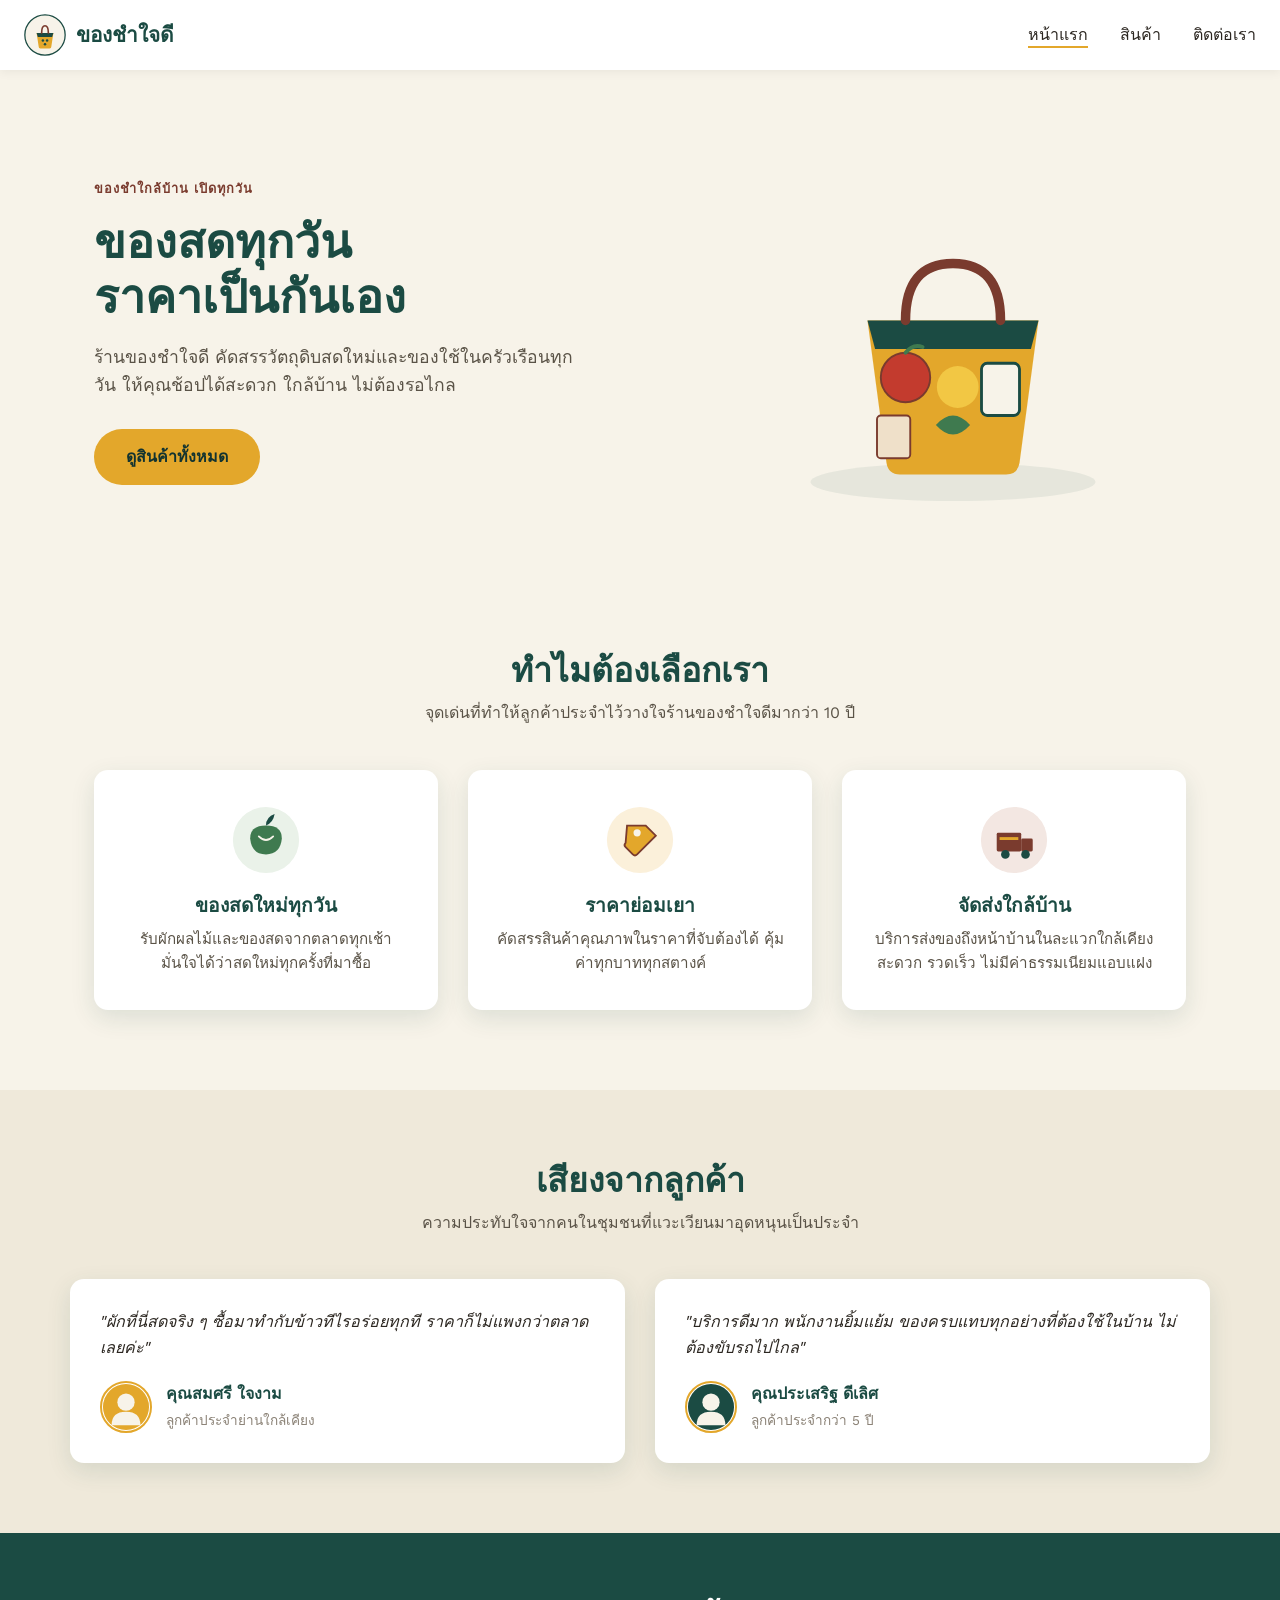
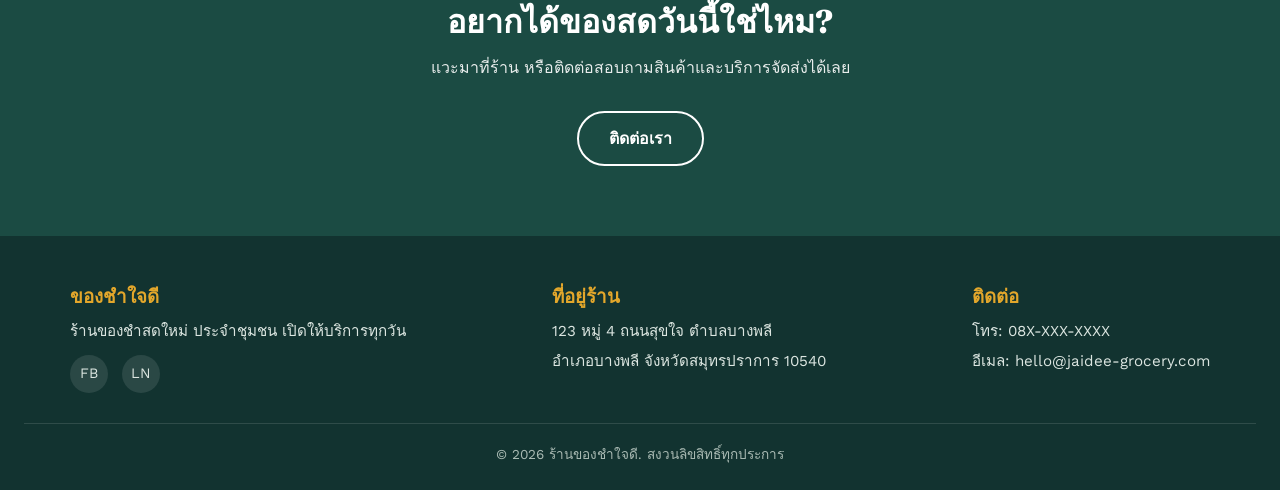
<file: index.html>
<!DOCTYPE html>
<html lang="th">
<head>
<meta charset="UTF-8">
<meta name="viewport" content="width=device-width, initial-scale=1.0">
<title>ของชำใจดี | ร้านของชำสดใหม่ ประจำชุมชน</title>
<link rel="stylesheet" href="css/style.css">
</head>
<body>

  <header>
    <nav class="navbar">
      <div class="navbar__brand">
        <img src="images/logo.svg" alt="โลโก้ร้านของชำใจดี">
        <span class="navbar__brand-name">ของชำใจดี</span>
      </div>
      <ul class="navbar__menu">
        <li><a href="index.html" class="active">หน้าแรก</a></li>
        <li><a href="menu.html">สินค้า</a></li>
        <li><a href="contact.html">ติดต่อเรา</a></li>
      </ul>
    </nav>
  </header>

  <main>

    <!-- hero -->
    <section class="hero">
      <div class="hero__text">
        <span class="hero__eyebrow">ของชำใกล้บ้าน เปิดทุกวัน</span>
        <h1>ของสดทุกวัน<br>ราคาเป็นกันเอง</h1>
        <p>ร้านของชำใจดี คัดสรรวัตถุดิบสดใหม่และของใช้ในครัวเรือนทุกวัน ให้คุณช้อปได้สะดวก ใกล้บ้าน ไม่ต้องรอไกล</p>
        <a href="menu.html" class="btn btn-primary">ดูสินค้าทั้งหมด</a>
      </div>
      <div class="hero__image">
        <img src="images/hero-basket.svg" alt="ตะกร้าสินค้าของชำเต็มไปด้วยผักผลไม้สด">
      </div>
    </section>

    <!-- features -->
    <section class="features">
      <div class="section-heading">
        <h2>ทำไมต้องเลือกเรา</h2>
        <p>จุดเด่นที่ทำให้ลูกค้าประจำไว้วางใจร้านของชำใจดีมากว่า 10 ปี</p>
      </div>
      <div class="features__grid">
        <div class="feature-card">
          <img src="images/icon-fresh.svg" alt="ไอคอนของสดใหม่">
          <h3>ของสดใหม่ทุกวัน</h3>
          <p>รับผักผลไม้และของสดจากตลาดทุกเช้า มั่นใจได้ว่าสดใหม่ทุกครั้งที่มาซื้อ</p>
        </div>
        <div class="feature-card">
          <img src="images/icon-price.svg" alt="ไอคอนราคาย่อมเยา">
          <h3>ราคาย่อมเยา</h3>
          <p>คัดสรรสินค้าคุณภาพในราคาที่จับต้องได้ คุ้มค่าทุกบาททุกสตางค์</p>
        </div>
        <div class="feature-card">
          <img src="images/icon-delivery.svg" alt="ไอคอนบริการจัดส่ง">
          <h3>จัดส่งใกล้บ้าน</h3>
          <p>บริการส่งของถึงหน้าบ้านในละแวกใกล้เคียง สะดวก รวดเร็ว ไม่มีค่าธรรมเนียมแอบแฝง</p>
        </div>
      </div>
    </section>

    <!-- testimonials -->
    <section class="testimonials">
      <div class="section-heading">
        <h2>เสียงจากลูกค้า</h2>
        <p>ความประทับใจจากคนในชุมชนที่แวะเวียนมาอุดหนุนเป็นประจำ</p>
      </div>
      <div class="testimonials__grid">
        <div class="testimonial-card">
          <p class="quote">"ผักที่นี่สดจริง ๆ ซื้อมาทำกับข้าวทีไรอร่อยทุกที ราคาก็ไม่แพงกว่าตลาดเลยค่ะ"</p>
          <div class="customer">
            <img src="images/avatar1.svg" alt="รูปโปรไฟล์ของคุณสมศรี">
            <div>
              <strong>คุณสมศรี ใจงาม</strong>
              <span>ลูกค้าประจำย่านใกล้เคียง</span>
            </div>
          </div>
        </div>
        <div class="testimonial-card">
          <p class="quote">"บริการดีมาก พนักงานยิ้มแย้ม ของครบแทบทุกอย่างที่ต้องใช้ในบ้าน ไม่ต้องขับรถไปไกล"</p>
          <div class="customer">
            <img src="images/avatar2.svg" alt="รูปโปรไฟล์ของคุณประเสริฐ">
            <div>
              <strong>คุณประเสริฐ ดีเลิศ</strong>
              <span>ลูกค้าประจำกว่า 5 ปี</span>
            </div>
          </div>
        </div>
      </div>
    </section>

    <!-- cta -->
    <section class="cta-section">
      <h2>อยากได้ของสดวันนี้ใช่ไหม?</h2>
      <p>แวะมาที่ร้าน หรือติดต่อสอบถามสินค้าและบริการจัดส่งได้เลย</p>
      <a href="contact.html" class="btn btn-outline">ติดต่อเรา</a>
    </section>

  </main>

  <footer class="footer">
    <div class="footer__grid">
      <div class="footer__col footer__brand">
        <h3>ของชำใจดี</h3>
        <p>ร้านของชำสดใหม่ ประจำชุมชน เปิดให้บริการทุกวัน</p>
        <div class="footer__social">
          <a href="#" aria-label="Facebook">FB</a>
          <a href="#" aria-label="Line">LN</a>
        </div>
      </div>
      <div class="footer__col">
        <h3 class="footer__col-title">ที่อยู่ร้าน</h3>
        <p>123 หมู่ 4 ถนนสุขใจ ตำบลบางพลี</p>
        <p>อำเภอบางพลี จังหวัดสมุทรปราการ 10540</p>
      </div>
      <div class="footer__col">
        <h3 class="footer__col-title">ติดต่อ</h3>
        <p>โทร: 08X-XXX-XXXX</p>
        <p>อีเมล: hello@jaidee-grocery.com</p>
      </div>
    </div>
    <div class="footer__bottom">
      &copy; 2026 ร้านของชำใจดี. สงวนลิขสิทธิ์ทุกประการ
    </div>
  </footer>

</body>
</html>
</file>
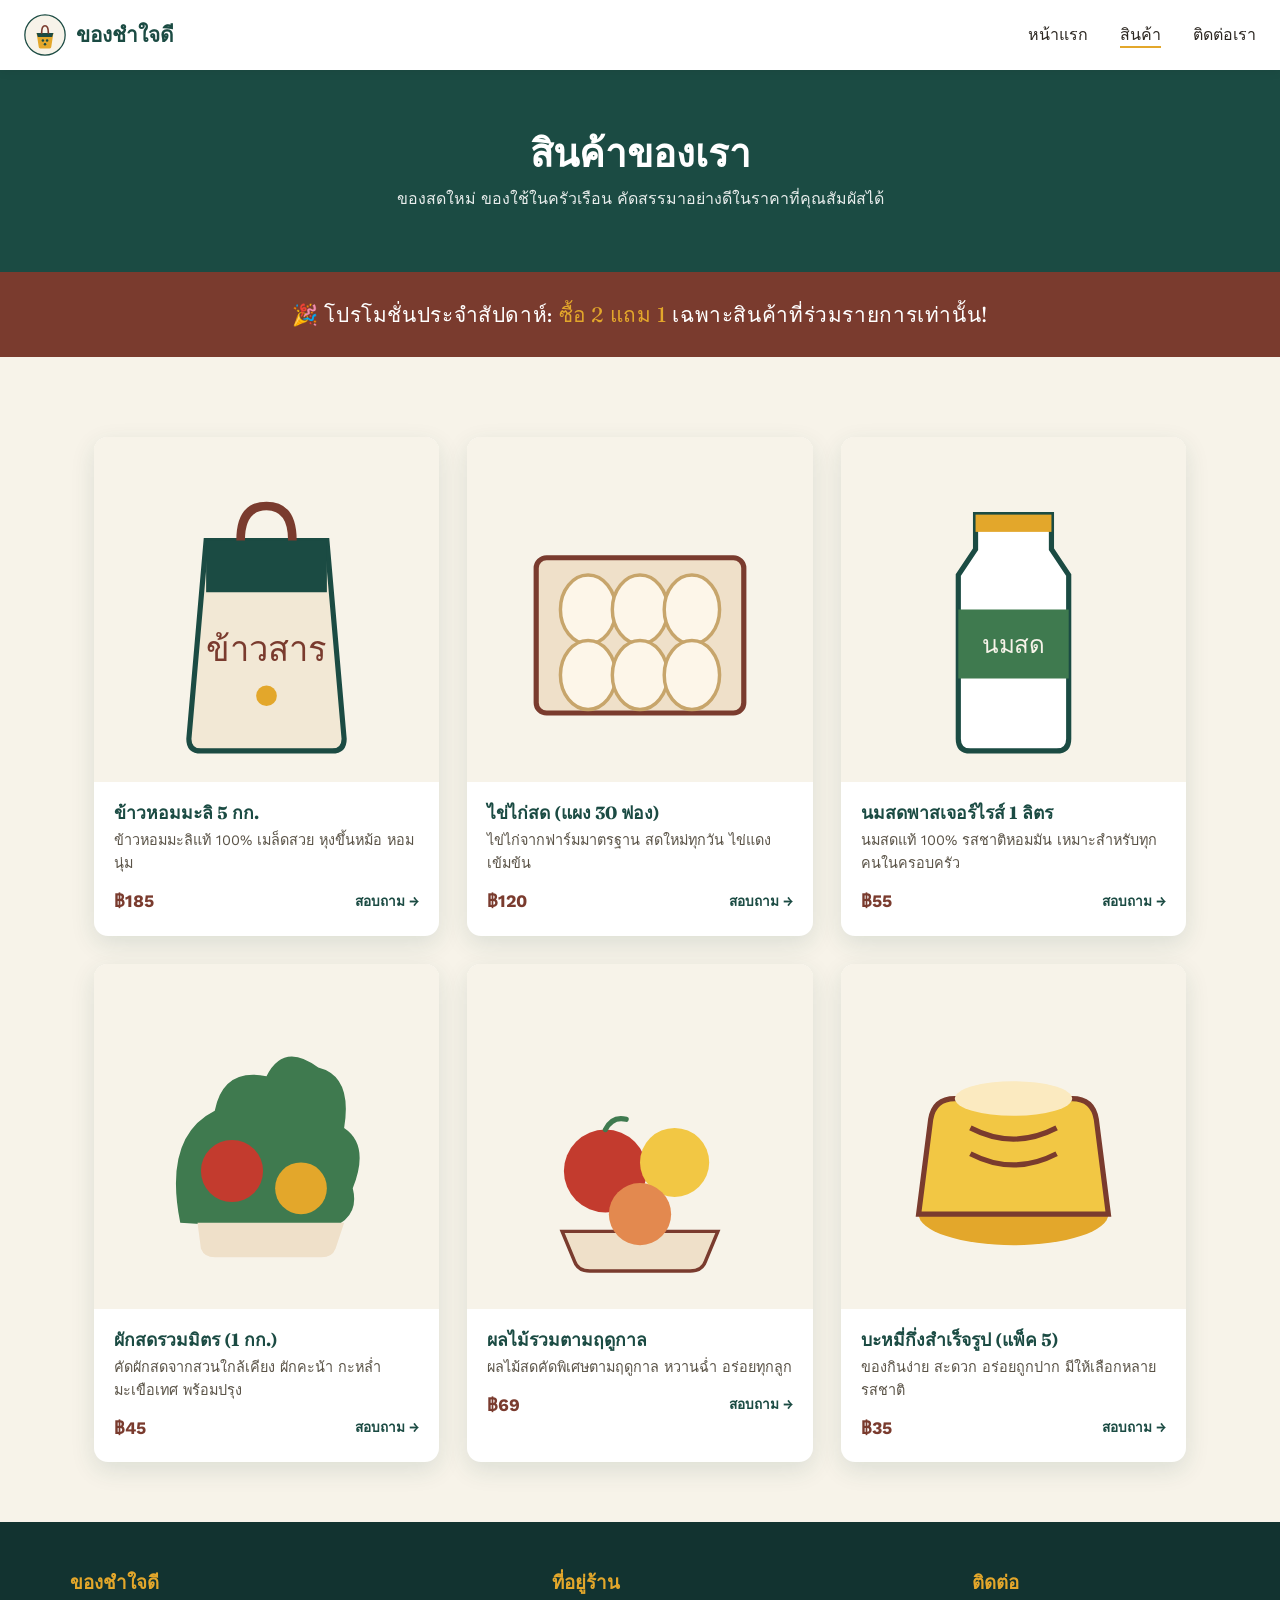
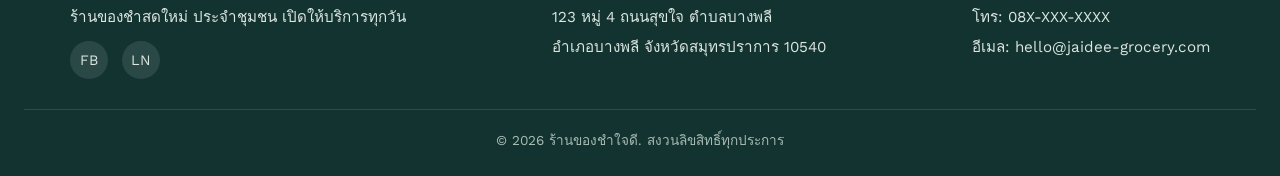
<file: menu.html>
<!DOCTYPE html>
<html lang="th">
<head>
<meta charset="UTF-8">
<meta name="viewport" content="width=device-width, initial-scale=1.0">
<title>สินค้าของเรา | ของชำใจดี</title>
<link rel="stylesheet" href="css/style.css">
</head>
<body>

  <header>
    <nav class="navbar">
      <div class="navbar__brand">
        <img src="images/logo.svg" alt="โลโก้ร้านของชำใจดี">
        <span class="navbar__brand-name">ของชำใจดี</span>
      </div>
      <ul class="navbar__menu">
        <li><a href="index.html">หน้าแรก</a></li>
        <li><a href="menu.html" class="active">สินค้า</a></li>
        <li><a href="contact.html">ติดต่อเรา</a></li>
      </ul>
    </nav>
  </header>

  <main>

    <section class="page-header">
      <h1>สินค้าของเรา</h1>
      <p>ของสดใหม่ ของใช้ในครัวเรือน คัดสรรมาอย่างดีในราคาที่คุณสัมผัสได้</p>
    </section>

    <div class="promo-banner">
      🎉 โปรโมชั่นประจำสัปดาห์: <span>ซื้อ 2 แถม 1</span> เฉพาะสินค้าที่ร่วมรายการเท่านั้น!
    </div>

    <section class="product-section">
      <div class="product-grid">

        <article class="product-card">
          <div class="product-card__image">
            <img src="images/product-rice.svg" alt="ข้าวสารหอมมะลิบรรจุถุง">
          </div>
          <div class="product-card__body">
            <h3>ข้าวหอมมะลิ 5 กก.</h3>
            <p class="desc">ข้าวหอมมะลิแท้ 100% เมล็ดสวย หุงขึ้นหม้อ หอมนุ่ม</p>
            <div class="product-card__price">
              <span>฿185</span>
              <a href="contact.html">สอบถาม &rarr;</a>
            </div>
          </div>
        </article>

        <article class="product-card">
          <div class="product-card__image">
            <img src="images/product-eggs.svg" alt="ไข่ไก่สดแผงละ 30 ฟอง">
          </div>
          <div class="product-card__body">
            <h3>ไข่ไก่สด (แผง 30 ฟอง)</h3>
            <p class="desc">ไข่ไก่จากฟาร์มมาตรฐาน สดใหม่ทุกวัน ไข่แดงเข้มข้น</p>
            <div class="product-card__price">
              <span>฿120</span>
              <a href="contact.html">สอบถาม &rarr;</a>
            </div>
          </div>
        </article>

        <article class="product-card">
          <div class="product-card__image">
            <img src="images/product-milk.svg" alt="นมสดพาสเจอร์ไรส์ขวด">
          </div>
          <div class="product-card__body">
            <h3>นมสดพาสเจอร์ไรส์ 1 ลิตร</h3>
            <p class="desc">นมสดแท้ 100% รสชาติหอมมัน เหมาะสำหรับทุกคนในครอบครัว</p>
            <div class="product-card__price">
              <span>฿55</span>
              <a href="contact.html">สอบถาม &rarr;</a>
            </div>
          </div>
        </article>

        <article class="product-card">
          <div class="product-card__image">
            <img src="images/product-vegetables.svg" alt="ผักสดรวมมิตร">
          </div>
          <div class="product-card__body">
            <h3>ผักสดรวมมิตร (1 กก.)</h3>
            <p class="desc">คัดผักสดจากสวนใกล้เคียง ผักคะน้า กะหล่ำ มะเขือเทศ พร้อมปรุง</p>
            <div class="product-card__price">
              <span>฿45</span>
              <a href="contact.html">สอบถาม &rarr;</a>
            </div>
          </div>
        </article>

        <article class="product-card">
          <div class="product-card__image">
            <img src="images/product-fruit.svg" alt="ผลไม้รวมตามฤดูกาล">
          </div>
          <div class="product-card__body">
            <h3>ผลไม้รวมตามฤดูกาล</h3>
            <p class="desc">ผลไม้สดคัดพิเศษตามฤดูกาล หวานฉ่ำ อร่อยทุกลูก</p>
            <div class="product-card__price">
              <span>฿69</span>
              <a href="contact.html">สอบถาม &rarr;</a>
            </div>
          </div>
        </article>

        <article class="product-card">
          <div class="product-card__image">
            <img src="images/product-noodles.svg" alt="บะหมี่กึ่งสำเร็จรูป">
          </div>
          <div class="product-card__body">
            <h3>บะหมี่กึ่งสำเร็จรูป (แพ็ค 5)</h3>
            <p class="desc">ของกินง่าย สะดวก อร่อยถูกปาก มีให้เลือกหลายรสชาติ</p>
            <div class="product-card__price">
              <span>฿35</span>
              <a href="contact.html">สอบถาม &rarr;</a>
            </div>
          </div>
        </article>

      </div>
    </section>

  </main>

  <footer class="footer">
    <div class="footer__grid">
      <div class="footer__col footer__brand">
        <h3>ของชำใจดี</h3>
        <p>ร้านของชำสดใหม่ ประจำชุมชน เปิดให้บริการทุกวัน</p>
        <div class="footer__social">
          <a href="#" aria-label="Facebook">FB</a>
          <a href="#" aria-label="Line">LN</a>
        </div>
      </div>
      <div class="footer__col">
        <h3 class="footer__col-title">ที่อยู่ร้าน</h3>
        <p>123 หมู่ 4 ถนนสุขใจ ตำบลบางพลี</p>
        <p>อำเภอบางพลี จังหวัดสมุทรปราการ 10540</p>
      </div>
      <div class="footer__col">
        <h3 class="footer__col-title">ติดต่อ</h3>
        <p>โทร: 08X-XXX-XXXX</p>
        <p>อีเมล: hello@jaidee-grocery.com</p>
      </div>
    </div>
    <div class="footer__bottom">
      &copy; 2026 ร้านของชำใจดี. สงวนลิขสิทธิ์ทุกประการ
    </div>
  </footer>

</body>
</html>
</file>
<file: css/style.css>
@import url('https://fonts.googleapis.com/css2?family=Fraunces:opsz,wght@9..144,500;9..144,600;9..144,700&family=Work+Sans:wght@400;500;600&display=swap');

:root {
  --color-green: #1B4B43;
  --color-green-dark: #123330;
  --color-mustard: #E3A72B;
  --color-cream: #F7F3E9;
  --color-plum: #7A3B2E;
  --color-charcoal: #2B2620;
  --color-white: #FFFFFF;

  --font-display: 'Fraunces', Georgia, serif;
  --font-body: 'Work Sans', Arial, sans-serif;

  --radius-card: 14px;
  --shadow-soft: 0 8px 24px rgba(27, 75, 67, 0.12);
  --transition-base: 0.25s ease;
}

* {
  box-sizing: border-box;
  margin: 0;
  padding: 0;
}

html {
  scroll-behavior: smooth;
}

body {
  font-family: var(--font-body);
  color: var(--color-charcoal);
  background-color: var(--color-cream);
  line-height: 1.6;
}

img {
  max-width: 100%;
  display: block;
}

a {
  text-decoration: none;
  color: inherit;
}

ul {
  list-style: none;
}

h1, h2, h3 {
  font-family: var(--font-display);
  color: var(--color-green);
  line-height: 1.2;
}

.container {
  width: 100%;
  max-width: 1140px;
  margin: 0 auto;
  padding: 0 24px;
}

/* navbar */
.navbar {
  display: flex;
  align-items: center;
  justify-content: space-between;
  background-color: var(--color-white);
  padding: 14px 24px;
  position: sticky;
  top: 0;
  z-index: 100;
  box-shadow: 0 2px 10px rgba(0, 0, 0, 0.06);
}

.navbar__brand {
  display: flex;
  align-items: center;
  gap: 10px;
}

.navbar__brand img {
  width: 42px;
  height: 42px;
}

.navbar__brand-name {
  font-family: var(--font-display);
  font-size: 1.3rem;
  font-weight: 600;
  color: var(--color-green);
}

.navbar__menu {
  display: flex;
  gap: 32px;
}

.navbar__menu a {
  font-weight: 500;
  color: var(--color-charcoal);
  position: relative;
  padding-bottom: 4px;
  transition: color var(--transition-base);
}

.navbar__menu a::after {
  content: "";
  position: absolute;
  left: 0;
  bottom: 0;
  width: 0;
  height: 2px;
  background-color: var(--color-mustard);
  transition: width var(--transition-base);
}

.navbar__menu a:hover {
  color: var(--color-green);
}

.navbar__menu a:hover::after,
.navbar__menu a.active::after {
  width: 100%;
}

/* ปุ่มต่างๆ */
.btn {
  display: inline-block;
  font-family: var(--font-body);
  font-weight: 600;
  padding: 13px 30px;
  border-radius: 999px;
  transition: transform var(--transition-base), box-shadow var(--transition-base), background-color var(--transition-base);
  border: 2px solid transparent;
  cursor: pointer;
}

.btn-primary {
  background-color: var(--color-mustard);
  color: var(--color-green-dark);
}

.btn-primary:hover {
  transform: translateY(-3px);
  box-shadow: 0 10px 20px rgba(227, 167, 43, 0.4);
}

.btn-outline {
  background-color: transparent;
  border-color: var(--color-white);
  color: var(--color-white);
}

.btn-outline:hover {
  background-color: var(--color-white);
  color: var(--color-green);
  transform: translateY(-3px);
}

/* hero section */
.hero {
  display: flex;
  align-items: center;
  justify-content: space-between;
  gap: 40px;
  padding: 70px 24px;
  max-width: 1140px;
  margin: 0 auto;
}

.hero__text {
  flex: 1 1 480px;
}

.hero__eyebrow {
  display: inline-block;
  color: var(--color-plum);
  font-weight: 600;
  letter-spacing: 0.08em;
  text-transform: uppercase;
  font-size: 0.8rem;
  margin-bottom: 14px;
}

.hero__text h1 {
  font-size: 2.9rem;
  margin-bottom: 18px;
}

.hero__text p {
  font-size: 1.1rem;
  color: #5a5347;
  margin-bottom: 30px;
  max-width: 480px;
}

.hero__image {
  flex: 1 1 360px;
  text-align: center;
}

.hero__image img {
  max-width: 380px;
  margin: 0 auto;
}

/* features */
.features {
  padding: 60px 24px 80px;
  max-width: 1140px;
  margin: 0 auto;
}

.section-heading {
  text-align: center;
  margin-bottom: 44px;
}

.section-heading h2 {
  font-size: 2.1rem;
  margin-bottom: 10px;
}

.section-heading p {
  color: #5a5347;
}

.features__grid {
  display: grid;
  grid-template-columns: repeat(3, 1fr);
  gap: 30px;
}

.feature-card {
  background-color: var(--color-white);
  border-radius: var(--radius-card);
  padding: 34px 26px;
  text-align: center;
  box-shadow: var(--shadow-soft);
  transition: transform var(--transition-base), box-shadow var(--transition-base);
}

.feature-card:hover {
  transform: translateY(-8px);
  box-shadow: 0 16px 32px rgba(27, 75, 67, 0.18);
}

.feature-card img {
  width: 72px;
  height: 72px;
  margin: 0 auto 18px;
}

.feature-card h3 {
  font-size: 1.2rem;
  margin-bottom: 10px;
}

.feature-card p {
  color: #5a5347;
  font-size: 0.95rem;
}

/* testimonials */
.testimonials {
  background-color: #EFE9DA;
  padding: 70px 24px;
}

.testimonials__grid {
  max-width: 1140px;
  margin: 0 auto;
  display: grid;
  grid-template-columns: repeat(2, 1fr);
  gap: 30px;
}

.testimonial-card {
  background-color: var(--color-white);
  border-radius: var(--radius-card);
  padding: 30px;
  box-shadow: var(--shadow-soft);
}

.testimonial-card p.quote {
  font-style: italic;
  color: var(--color-charcoal);
  margin-bottom: 20px;
}

.testimonial-card .customer {
  display: flex;
  align-items: center;
  gap: 14px;
}

.testimonial-card .customer img {
  width: 52px;
  height: 52px;
  border-radius: 50%;
  border: 2px solid var(--color-mustard);
}

.testimonial-card .customer strong {
  display: block;
  color: var(--color-green);
}

.testimonial-card .customer span {
  font-size: 0.85rem;
  color: #8a8175;
}

/* cta */
.cta-section {
  background-color: var(--color-green);
  color: var(--color-white);
  text-align: center;
  padding: 70px 24px;
}

.cta-section h2 {
  color: var(--color-white);
  font-size: 2rem;
  margin-bottom: 14px;
}

.cta-section p {
  margin-bottom: 30px;
  opacity: 0.9;
}

/* footer */
.footer {
  background-color: var(--color-green-dark);
  color: #DCE6E1;
  padding: 50px 24px 24px;
}

.footer__grid {
  max-width: 1140px;
  margin: 0 auto 30px;
  display: flex;
  flex-wrap: wrap;
  justify-content: space-between;
  gap: 30px;
}

.footer__brand h3,
.footer__col-title {
  color: var(--color-mustard);
  font-family: var(--font-display);
  margin-bottom: 10px;
}

.footer__col p {
  margin-bottom: 6px;
  font-size: 0.95rem;
}

.footer__social {
  display: flex;
  gap: 14px;
  margin-top: 12px;
}

.footer__social a {
  width: 38px;
  height: 38px;
  border-radius: 50%;
  background-color: rgba(255,255,255,0.1);
  display: flex;
  align-items: center;
  justify-content: center;
  transition: background-color var(--transition-base), transform var(--transition-base);
  font-size: 0.9rem;
}

.footer__social a:hover {
  background-color: var(--color-mustard);
  color: var(--color-green-dark);
  transform: translateY(-3px);
}

.footer__bottom {
  text-align: center;
  border-top: 1px solid rgba(255,255,255,0.12);
  padding-top: 20px;
  font-size: 0.85rem;
  color: #A9BAB3;
}

/* page header (menu, contact) */
.page-header {
  background-color: var(--color-green);
  color: var(--color-white);
  text-align: center;
  padding: 60px 24px;
}

.page-header h1 {
  color: var(--color-white);
  font-size: 2.4rem;
  margin-bottom: 10px;
}

.page-header p {
  opacity: 0.9;
}

/* product grid */
.product-section {
  padding: 60px 24px;
  max-width: 1140px;
  margin: 0 auto;
}

.product-grid {
  display: grid;
  grid-template-columns: repeat(3, 1fr);
  gap: 28px;
}

.product-card {
  background-color: var(--color-white);
  border-radius: var(--radius-card);
  overflow: hidden;
  box-shadow: var(--shadow-soft);
  transition: transform var(--transition-base), box-shadow var(--transition-base);
}

.product-card:hover {
  transform: translateY(-6px);
  box-shadow: 0 18px 30px rgba(27, 75, 67, 0.2);
}

.product-card__image {
  background-color: var(--color-cream);
}

.product-card__body {
  padding: 20px;
}

.product-card__body h3 {
  font-size: 1.1rem;
  margin-bottom: 6px;
}

.product-card__body p.desc {
  color: #5a5347;
  font-size: 0.9rem;
  margin-bottom: 12px;
}

.product-card__price {
  display: flex;
  align-items: center;
  justify-content: space-between;
}

.product-card__price span {
  font-weight: 700;
  color: var(--color-plum);
  font-size: 1.1rem;
}

.product-card__price a {
  font-size: 0.85rem;
  font-weight: 600;
  color: var(--color-green);
  transition: color var(--transition-base);
}

.product-card__price a:hover {
  color: var(--color-mustard);
}

/* promo banner */
.promo-banner {
  background-color: var(--color-plum);
  color: var(--color-white);
  text-align: center;
  padding: 26px 24px;
  margin: 0 0 20px;
  font-family: var(--font-display);
  font-size: 1.3rem;
  letter-spacing: 0.03em;
}

.promo-banner span {
  color: var(--color-mustard);
}

/* contact page */
.contact-layout {
  max-width: 1140px;
  margin: 0 auto;
  padding: 60px 24px;
  display: grid;
  grid-template-columns: 1fr 1fr;
  gap: 50px;
}

.contact-info h2 {
  margin-bottom: 20px;
  font-size: 1.5rem;
}

.contact-item {
  display: flex;
  gap: 16px;
  margin-bottom: 22px;
}

.contact-item .icon {
  width: 44px;
  height: 44px;
  border-radius: 50%;
  background-color: var(--color-green);
  color: var(--color-white);
  display: flex;
  align-items: center;
  justify-content: center;
  font-size: 1.1rem;
  flex-shrink: 0;
}

.contact-item strong {
  display: block;
  color: var(--color-green);
  margin-bottom: 2px;
}

.contact-form h2 {
  margin-bottom: 20px;
  font-size: 1.5rem;
}

.form-group {
  margin-bottom: 20px;
}

.form-group label {
  display: block;
  font-weight: 600;
  margin-bottom: 6px;
  color: var(--color-green);
  font-size: 0.9rem;
}

.form-group input,
.form-group textarea {
  width: 100%;
  padding: 12px 14px;
  border: 2px solid #E1D9C7;
  border-radius: 10px;
  font-family: var(--font-body);
  font-size: 0.95rem;
  background-color: var(--color-white);
  transition: border-color var(--transition-base), box-shadow var(--transition-base);
}

.form-group input:focus,
.form-group textarea:focus {
  outline: none;
  border-color: var(--color-mustard);
  box-shadow: 0 0 0 3px rgba(227, 167, 43, 0.2);
}

.form-group textarea {
  resize: vertical;
  min-height: 120px;
}

/* map */
.map-section {
  max-width: 1140px;
  margin: 0 auto 70px;
  padding: 0 24px;
}

.map-section iframe {
  width: 100%;
  height: 360px;
  border: 0;
  border-radius: var(--radius-card);
  box-shadow: var(--shadow-soft);
}

/* responsive */
@media (max-width: 768px) {
  .navbar {
    flex-wrap: wrap;
    justify-content: center;
    gap: 10px;
    text-align: center;
  }

  .navbar__menu {
    width: 100%;
    justify-content: center;
    gap: 18px;
    flex-wrap: wrap;
  }

  .hero {
    flex-direction: column;
    text-align: center;
    padding: 50px 24px;
  }

  .hero__text p {
    margin-left: auto;
    margin-right: auto;
  }

  .features__grid,
  .testimonials__grid,
  .product-grid {
    grid-template-columns: 1fr;
  }

  .contact-layout {
    grid-template-columns: 1fr;
  }

  .footer__grid {
    flex-direction: column;
  }

  .hero__text h1 {
    font-size: 2.2rem;
  }
}

@media (max-width: 480px) {
  .navbar__brand-name {
    font-size: 1.05rem;
  }

  .page-header h1 {
    font-size: 1.9rem;
  }
}
</file>
